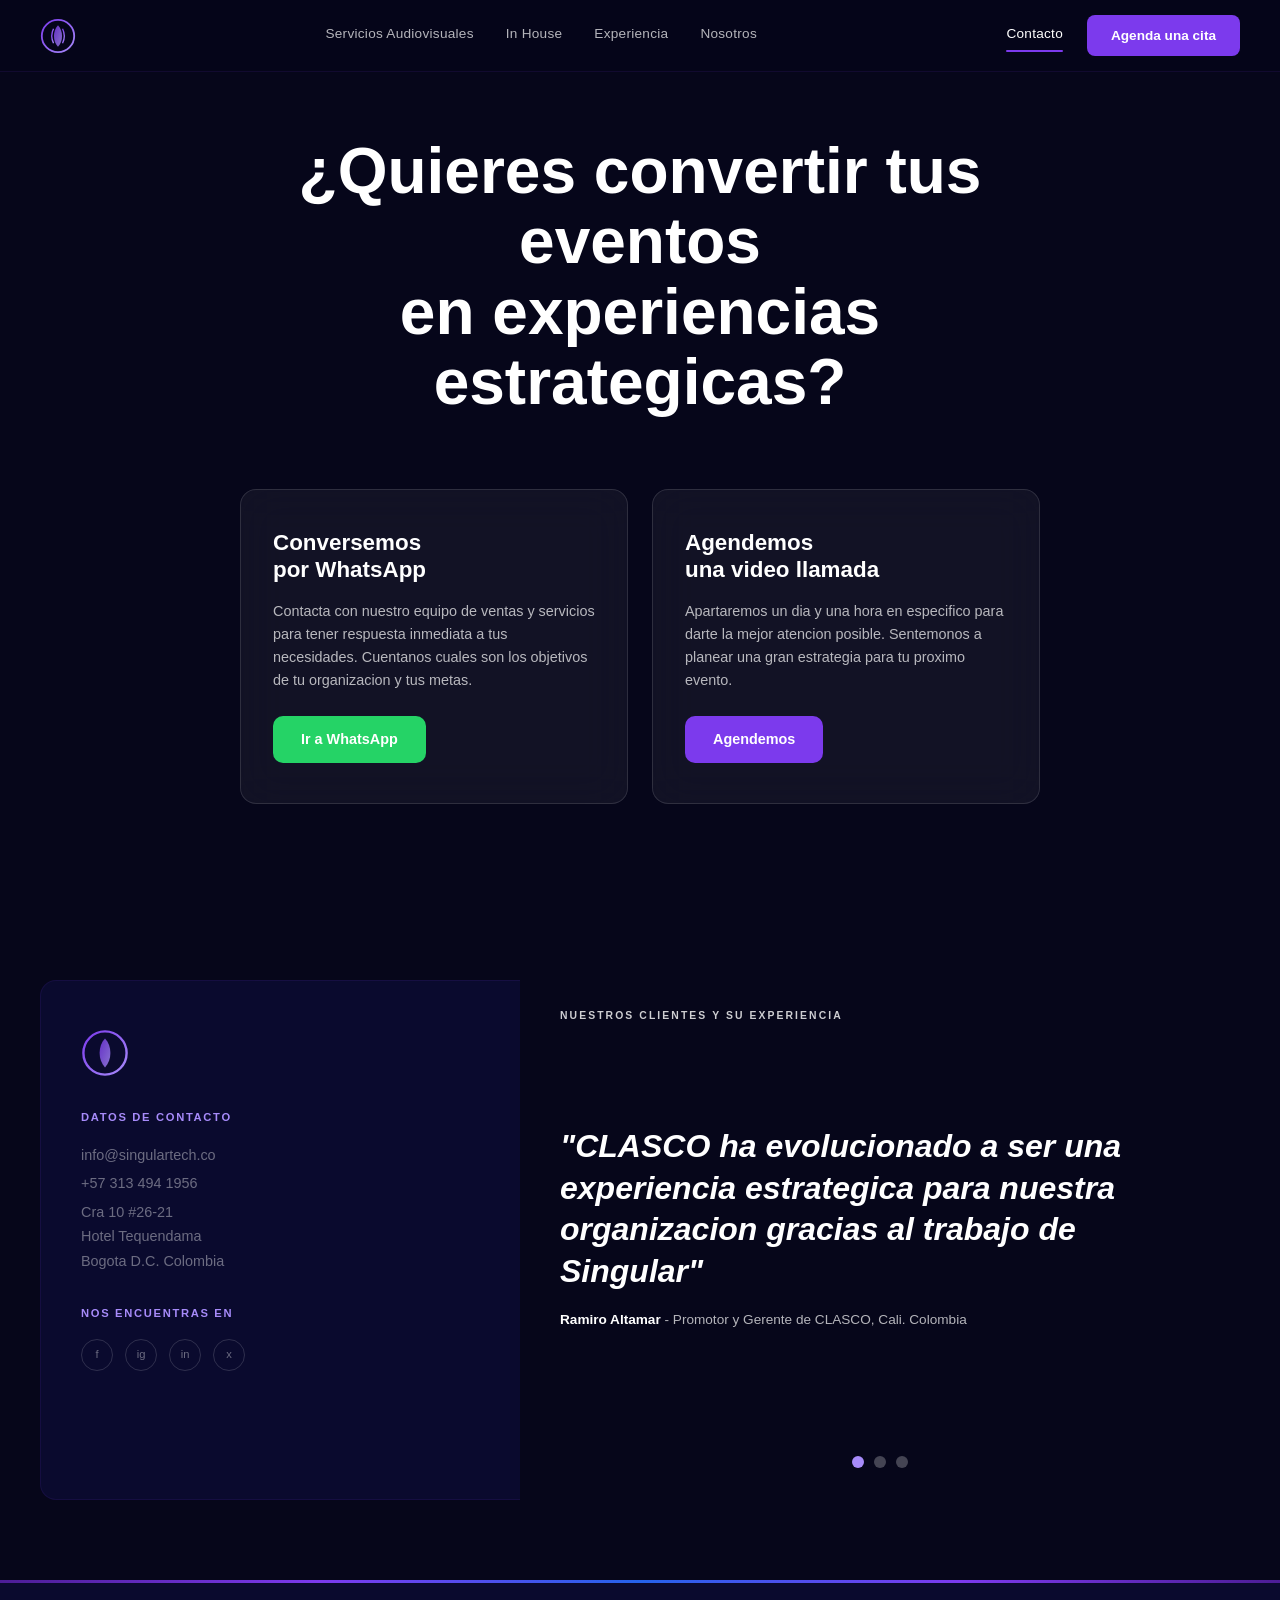
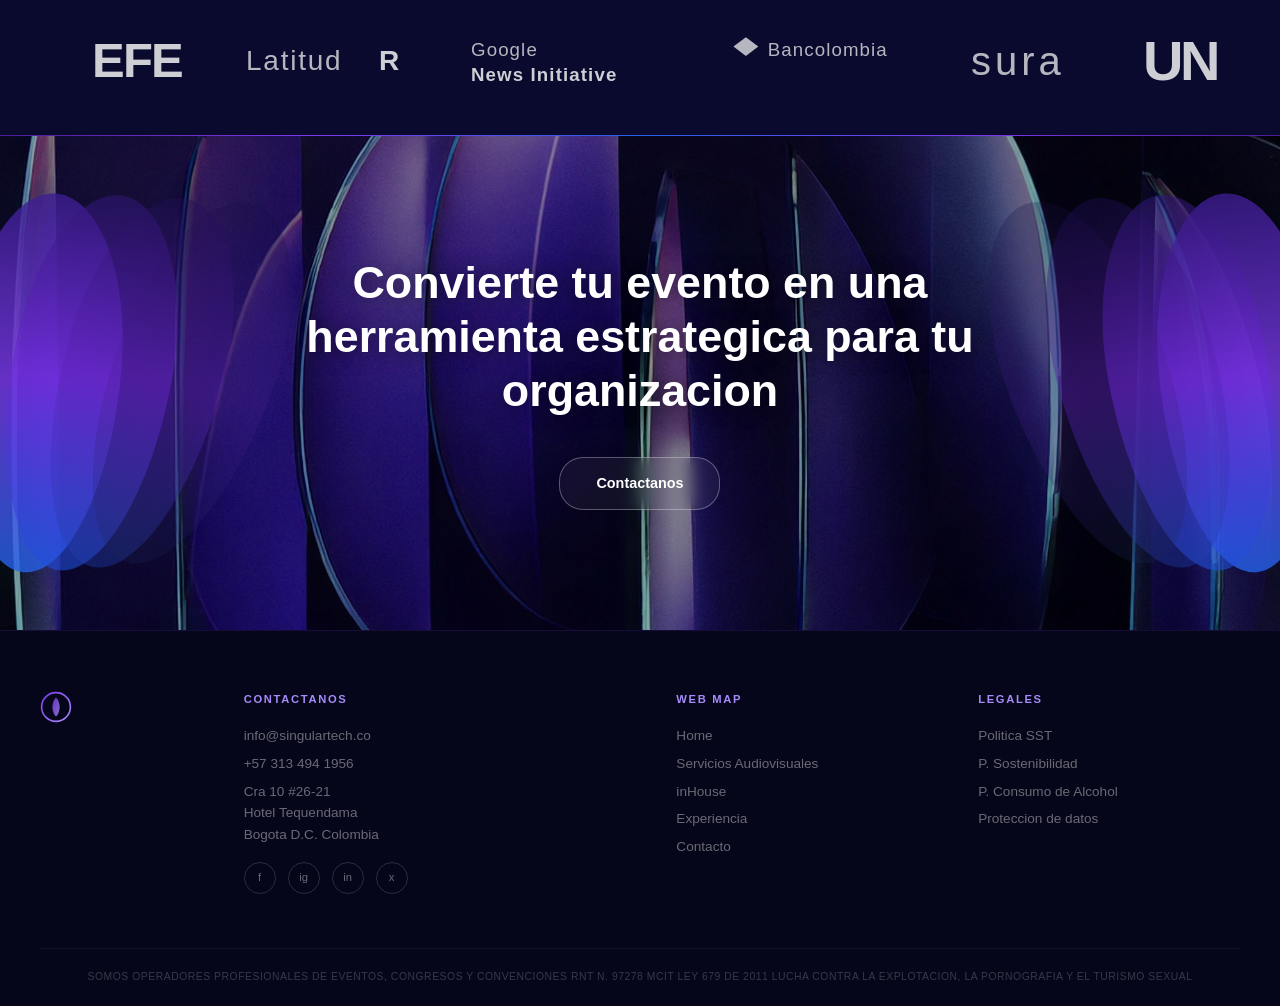
<file: contacto.html>
<!DOCTYPE html>
<html lang="es">
<head>
  <meta charset="UTF-8">
  <meta name="viewport" content="width=device-width, initial-scale=1.0">
  <title>Contacto - Singular</title>
  <link rel="stylesheet" href="styles.css">
  <link rel="preconnect" href="https://fonts.googleapis.com">
  <link rel="preconnect" href="https://fonts.gstatic.com" crossorigin>
  <link href="https://fonts.googleapis.com/css2?family=Inter:wght@300;400;500;600;700;800;900&display=swap" rel="stylesheet">
</head>
<body>

  <!-- NAVBAR -->
  <nav class="navbar">
    <div class="navbar-inner">
      <a href="index.html" class="logo">
        <svg class="logo-icon" viewBox="0 0 40 40" width="36" height="36">
          <circle cx="20" cy="20" r="18" fill="none" stroke="url(#logoGrad)" stroke-width="2"/>
          <path d="M20 8 C14 14, 14 26, 20 32 C26 26, 26 14, 20 8Z" fill="url(#logoGrad)" opacity="0.8"/>
          <path d="M15 12 C12 18, 12 22, 15 28" stroke="url(#logoGrad)" stroke-width="1.5" fill="none"/>
          <path d="M25 12 C28 18, 28 22, 25 28" stroke="url(#logoGrad)" stroke-width="1.5" fill="none"/>
          <defs>
            <linearGradient id="logoGrad" x1="0%" y1="0%" x2="100%" y2="100%">
              <stop offset="0%" stop-color="#7c3aed"/>
              <stop offset="100%" stop-color="#a78bfa"/>
            </linearGradient>
          </defs>
        </svg>
      </a>
      <div class="nav-links">
        <a href="servicios.html">Servicios Audiovisuales</a>
        <a href="inhouse.html">In House</a>
        <a href="index.html#experiencia">Experiencia</a>
        <a href="index.html#nosotros">Nosotros</a>
      </div>
      <div class="nav-right">
        <a href="contacto.html" class="nav-contact-link nav-active">Contacto</a>
        <a href="contacto.html" class="btn-cta-nav">Agenda una cita</a>
      </div>
      <button class="mobile-menu-btn" aria-label="Menu">
        <span></span><span></span><span></span>
      </button>
    </div>
  </nav>

  <!-- HERO CONTACTO -->
  <section class="hero hero-contacto">
    <div class="hero-bg-shapes">
      <div class="shape shape-1"></div>
      <div class="shape shape-2"></div>
      <div class="shape shape-3"></div>
      <div class="shape shape-4"></div>
    </div>
    <div class="hero-content">
      <h1>¿Quieres convertir tus eventos<br>en experiencias estrategicas?</h1>
      <div class="contact-cards">
        <div class="contact-card">
          <h3>Conversemos<br>por WhatsApp</h3>
          <p>Contacta con nuestro equipo de ventas y servicios para tener respuesta inmediata a tus necesidades. Cuentanos cuales son los objetivos de tu organizacion y tus metas.</p>
          <a href="#" class="btn-whatsapp">Ir a WhatsApp</a>
        </div>
        <div class="contact-card">
          <h3>Agendemos<br>una video llamada</h3>
          <p>Apartaremos un dia y una hora en especifico para darte la mejor atencion posible. Sentemonos a planear una gran estrategia para tu proximo evento.</p>
          <a href="#" class="btn-agendar">Agendemos</a>
        </div>
      </div>
    </div>
  </section>

  <!-- DATOS DE CONTACTO + TESTIMONIAL -->
  <section class="contact-detail">
    <div class="contact-detail-grid">
      <div class="contact-detail-info">
        <svg class="logo-icon" viewBox="0 0 40 40" width="48" height="48" style="margin-bottom: 24px;">
          <circle cx="20" cy="20" r="18" fill="none" stroke="url(#cdGrad)" stroke-width="2"/>
          <path d="M20 8 C14 14, 14 26, 20 32 C26 26, 26 14, 20 8Z" fill="url(#cdGrad)" opacity="0.8"/>
          <defs>
            <linearGradient id="cdGrad" x1="0%" y1="0%" x2="100%" y2="100%">
              <stop offset="0%" stop-color="#7c3aed"/>
              <stop offset="100%" stop-color="#a78bfa"/>
            </linearGradient>
          </defs>
        </svg>
        <h4>DATOS DE CONTACTO</h4>
        <p>info@singulartech.co</p>
        <p>+57 313 494 1956</p>
        <p>Cra 10 #26-21<br>Hotel Tequendama<br>Bogota D.C. Colombia</p>
        <h4>NOS ENCUENTRAS EN</h4>
        <div class="social-icons">
          <a href="#" aria-label="Facebook">f</a>
          <a href="#" aria-label="Instagram">ig</a>
          <a href="#" aria-label="LinkedIn">in</a>
          <a href="#" aria-label="X">x</a>
        </div>
      </div>
      <div class="contact-testimonial-quote">
        <span class="testimonial-label">NUESTROS CLIENTES Y SU EXPERIENCIA</span>
        <div class="testimonial-quote-content">
          <blockquote>"CLASCO ha evolucionado a ser una experiencia estrategica para nuestra organizacion gracias al trabajo de Singular"</blockquote>
          <p class="testimonial-author"><strong>Ramiro Altamar</strong> - Promotor y Gerente de CLASCO, Cali. Colombia</p>
        </div>
        <div class="testimonial-dots">
          <span class="dot active"></span>
          <span class="dot"></span>
          <span class="dot"></span>
        </div>
      </div>
    </div>
  </section>

  <!-- LOGOS CLIENTES -->
  <section class="logos-section-full">
    <div class="logos-track">
      <span class="logo-item logo-svg">
        <svg viewBox="0 0 150 40" height="38">
          <circle cx="16" cy="20" r="12" fill="none" stroke="white" stroke-width="1.2" opacity="0.7"/>
          <text x="14" y="24" font-size="10" fill="white" font-weight="700" text-anchor="middle" opacity="0.7">G</text>
          <text x="38" y="15" font-size="7" fill="white" font-weight="600" font-style="italic" opacity="0.7">Fundacion</text>
          <text x="38" y="23" font-size="5.5" fill="white" opacity="0.5" font-style="italic">Taller / Premio /</text>
          <text x="38" y="29" font-size="5.5" fill="white" opacity="0.5" font-style="italic">Festival / Centro /</text>
          <text x="38" y="37" font-size="8" fill="white" font-weight="800" opacity="0.7">Gabo.</text>
        </svg>
      </span>
      <span class="logo-item logo-svg">
        <svg viewBox="0 0 70 32" height="32">
          <text x="0" y="26" font-size="28" fill="white" font-weight="900" letter-spacing="-1" opacity="0.8">EFE</text>
        </svg>
      </span>
      <span class="logo-item logo-svg">
        <svg viewBox="0 0 110 32" height="30">
          <text x="0" y="22" font-size="16" fill="white" font-weight="400" letter-spacing="1" opacity="0.7">Latitud</text>
          <text x="76" y="22" font-size="16" fill="white" font-weight="800" opacity="0.8">R</text>
        </svg>
      </span>
      <span class="logo-item logo-svg">
        <svg viewBox="0 0 140 36" height="34">
          <text x="0" y="16" font-size="12" fill="white" font-weight="500" opacity="0.7">Google</text>
          <text x="0" y="32" font-size="12" fill="white" font-weight="700" opacity="0.8">News Initiative</text>
        </svg>
      </span>
      <span class="logo-item logo-svg">
        <svg viewBox="0 0 140 36" height="32">
          <path d="M8 10 L16 4 L24 10 L16 16Z" fill="white" opacity="0.7"/>
          <text x="30" y="16" font-size="12" fill="white" font-weight="500" opacity="0.7">Bancolombia</text>
        </svg>
      </span>
      <span class="logo-item logo-svg">
        <svg viewBox="0 0 70 28" height="28">
          <text x="0" y="22" font-size="20" fill="white" font-weight="300" letter-spacing="2" opacity="0.7">sura</text>
        </svg>
      </span>
      <span class="logo-item logo-svg">
        <svg viewBox="0 0 50 32" height="36">
          <text x="0" y="28" font-size="32" fill="white" font-weight="800" letter-spacing="-2" opacity="0.8">UN</text>
        </svg>
      </span>
      <span class="logo-item logo-svg">
        <svg viewBox="0 0 120 40" height="36">
          <text x="0" y="15" font-size="6" fill="white" font-weight="600" letter-spacing="2" opacity="0.7">PREMIER</text>
          <text x="0" y="24" font-size="7" fill="white" font-weight="700" letter-spacing="1.5" opacity="0.7">PALACE HOTEL</text>
        </svg>
      </span>
    </div>
  </section>

  <!-- CTA FINAL -->
  <section class="cta-final">
    <div class="cta-petals-left">
      <div class="petal p1"></div>
      <div class="petal p2"></div>
      <div class="petal p3"></div>
      <div class="petal p4"></div>
    </div>
    <div class="cta-petals-right">
      <div class="petal p1"></div>
      <div class="petal p2"></div>
      <div class="petal p3"></div>
      <div class="petal p4"></div>
    </div>
    <div class="cta-final-content">
      <h2>Convierte tu evento en una herramienta estrategica para tu organizacion</h2>
      <a href="#" class="btn-primary-outline">Contactanos</a>
    </div>
  </section>

  <!-- FOOTER -->
  <footer class="footer">
    <div class="footer-inner">
      <div class="footer-col footer-brand">
        <a href="index.html">
          <svg class="logo-icon" viewBox="0 0 40 40" width="32" height="32">
            <circle cx="20" cy="20" r="18" fill="none" stroke="url(#fGrad)" stroke-width="2"/>
            <path d="M20 8 C14 14, 14 26, 20 32 C26 26, 26 14, 20 8Z" fill="url(#fGrad)" opacity="0.8"/>
            <defs>
              <linearGradient id="fGrad" x1="0%" y1="0%" x2="100%" y2="100%">
                <stop offset="0%" stop-color="#7c3aed"/>
                <stop offset="100%" stop-color="#a78bfa"/>
              </linearGradient>
            </defs>
          </svg>
        </a>
      </div>
      <div class="footer-col">
        <h4>CONTACTANOS</h4>
        <p>info@singulartech.co</p>
        <p>+57 313 494 1956</p>
        <p>Cra 10 #26-21<br>Hotel Tequendama<br>Bogota D.C. Colombia</p>
        <div class="social-icons">
          <a href="#" aria-label="Facebook">f</a>
          <a href="#" aria-label="Instagram">ig</a>
          <a href="#" aria-label="LinkedIn">in</a>
          <a href="#" aria-label="X">x</a>
        </div>
      </div>
      <div class="footer-col">
        <h4>WEB MAP</h4>
        <a href="index.html">Home</a>
        <a href="servicios.html">Servicios Audiovisuales</a>
        <a href="inhouse.html">inHouse</a>
        <a href="index.html#experiencia">Experiencia</a>
        <a href="contacto.html">Contacto</a>
      </div>
      <div class="footer-col">
        <h4>LEGALES</h4>
        <a href="#">Politica SST</a>
        <a href="#">P. Sostenibilidad</a>
        <a href="#">P. Consumo de Alcohol</a>
        <a href="#">Proteccion de datos</a>
      </div>
    </div>
    <div class="footer-bottom">
      <p>SOMOS OPERADORES PROFESIONALES DE EVENTOS, CONGRESOS Y CONVENCIONES RNT N. 97278 MCIT LEY 679 DE 2011 LUCHA CONTRA LA EXPLOTACION, LA PORNOGRAFIA Y EL TURISMO SEXUAL</p>
    </div>
  </footer>

  <script>
    const menuBtn = document.querySelector('.mobile-menu-btn');
    const navbar = document.querySelector('.navbar-inner');
    let mobileNav = null;

    menuBtn.addEventListener('click', () => {
      menuBtn.classList.toggle('active');
      if (mobileNav) {
        mobileNav.remove();
        mobileNav = null;
        return;
      }
      mobileNav = document.createElement('div');
      mobileNav.className = 'mobile-nav-open';
      const links = document.querySelectorAll('.nav-links a, .nav-right a');
      links.forEach(link => {
        const a = document.createElement('a');
        a.href = link.href;
        a.textContent = link.textContent;
        a.className = link.className;
        mobileNav.appendChild(a);
      });
      navbar.appendChild(mobileNav);
    });
  </script>
</body>
</html>
</file>
<file: styles.css>
/* ===== RESET & BASE ===== */
*, *::before, *::after {
  margin: 0;
  padding: 0;
  box-sizing: border-box;
}

:root {
  --bg-primary: #06061a;
  --bg-secondary: #0a0a2e;
  --bg-card: #0d0d35;
  --purple-500: #7c3aed;
  --purple-400: #a78bfa;
  --purple-300: #c4b5fd;
  --purple-600: #5b21b6;
  --purple-700: #4c1d95;
  --blue-500: #3b82f6;
  --blue-600: #2563eb;
  --cyan-400: #22d3ee;
  --text-primary: #ffffff;
  --text-secondary: rgba(255, 255, 255, 0.7);
  --text-muted: rgba(255, 255, 255, 0.4);
}

html {
  scroll-behavior: smooth;
}

body {
  font-family: 'Lucida Sans Unicode', 'Lucida Grande', sans-serif;
  background: var(--bg-primary);
  color: var(--text-primary);
  overflow-x: hidden;
  line-height: 1.6;
}

a {
  text-decoration: none;
  color: inherit;
}

ul {
  list-style: none;
}

img {
  max-width: 100%;
}

/* ===== NAVBAR ===== */
.navbar {
  position: fixed;
  top: 0;
  left: 0;
  right: 0;
  z-index: 100;
  padding: 0 40px;
  height: 72px;
  display: flex;
  align-items: center;
  background: rgba(6, 6, 26, 0.85);
  backdrop-filter: blur(20px);
  border-bottom: 1px solid rgba(124, 58, 237, 0.1);
}

.navbar-inner {
  display: flex;
  align-items: center;
  justify-content: space-between;
  width: 100%;
  max-width: 1400px;
  margin: 0 auto;
}

.logo-icon {
  display: block;
}

.nav-links {
  display: flex;
  gap: 32px;
  align-items: center;
}

.nav-links a {
  font-size: 0.85rem;
  font-weight: 400;
  color: var(--text-secondary);
  transition: color 0.3s;
  letter-spacing: 0.02em;
  position: relative;
  padding-bottom: 4px;
}

.nav-links a:hover {
  color: var(--text-primary);
}

.nav-links a:hover::after {
  content: '';
  position: absolute;
  bottom: 0;
  left: 0;
  right: 0;
  height: 2px;
  background: var(--purple-500);
}

.nav-contact-link {
  position: relative;
  padding-bottom: 4px;
}

.nav-contact-link:hover::after {
  content: '';
  position: absolute;
  bottom: 0;
  left: 0;
  right: 0;
  height: 2px;
  background: var(--purple-500);
}

.nav-right {
  display: flex;
  align-items: center;
  gap: 24px;
}

.nav-contact-link {
  font-size: 0.85rem;
  font-weight: 400;
  color: var(--text-secondary);
  transition: color 0.3s;
  letter-spacing: 0.02em;
}

.nav-contact-link:hover {
  color: var(--text-primary);
}

.btn-cta-nav {
  background: var(--purple-500);
  color: white;
  padding: 10px 24px;
  border-radius: 8px;
  font-size: 0.85rem;
  font-weight: 600;
  transition: background 0.3s, transform 0.2s;
}

.btn-cta-nav:hover {
  background: var(--purple-600);
  transform: translateY(-1px);
}

.mobile-menu-btn {
  display: none;
  background: none;
  border: none;
  cursor: pointer;
  flex-direction: column;
  gap: 5px;
}

.mobile-menu-btn span {
  display: block;
  width: 24px;
  height: 2px;
  background: white;
  border-radius: 2px;
  transition: transform 0.3s, opacity 0.3s;
}

.mobile-menu-btn.active span:nth-child(1) {
  transform: rotate(45deg) translate(5px, 5px);
}

.mobile-menu-btn.active span:nth-child(2) {
  opacity: 0;
}

.mobile-menu-btn.active span:nth-child(3) {
  transform: rotate(-45deg) translate(5px, -5px);
}

.mobile-nav-open {
  position: absolute;
  top: 72px;
  left: 0;
  right: 0;
  background: rgba(6, 6, 26, 0.97);
  backdrop-filter: blur(20px);
  padding: 24px 20px;
  display: flex;
  flex-direction: column;
  gap: 16px;
  z-index: 100;
  border-bottom: 1px solid rgba(124, 58, 237, 0.2);
}

.mobile-nav-open a {
  color: var(--text-primary);
  text-decoration: none;
  font-size: 1rem;
  padding: 8px 0;
}

.mobile-nav-open .btn-cta-nav {
  margin-top: 8px;
  text-align: center;
}

/* ===== BUTTONS ===== */
.btn-primary {
  display: inline-block;
  background: var(--purple-500);
  color: white;
  padding: 14px 32px;
  border-radius: 10px;
  font-size: 0.9rem;
  font-weight: 600;
  transition: all 0.3s;
  border: none;
  cursor: pointer;
}

.btn-primary:hover {
  background: var(--purple-600);
  transform: translateY(-2px);
  box-shadow: 0 8px 30px rgba(124, 58, 237, 0.4);
}

.btn-secondary {
  display: inline-block;
  color: var(--text-secondary);
  padding: 14px 32px;
  font-size: 0.9rem;
  font-weight: 500;
  border: 1px solid rgba(255, 255, 255, 0.15);
  border-radius: 10px;
  transition: all 0.3s;
}

.btn-secondary:hover {
  border-color: rgba(255, 255, 255, 0.4);
  color: white;
}

.btn-outline {
  display: inline-block;
  color: var(--purple-400);
  padding: 12px 28px;
  font-size: 0.85rem;
  font-weight: 600;
  border: 1px solid var(--purple-500);
  border-radius: 10px;
  transition: all 0.3s;
}

.btn-outline:hover {
  background: var(--purple-500);
  color: white;
}

/* ===== SECTION LABEL ===== */
.section-label {
  font-size: 0.7rem;
  font-weight: 600;
  letter-spacing: 0.2em;
  color: var(--purple-400);
  margin-bottom: 16px;
  text-transform: uppercase;
}

/* ===== HERO ===== */
.hero {
  position: relative;
  min-height: 100vh;
  display: flex;
  align-items: center;
  padding: 120px 40px 80px;
  overflow: hidden;
  background: var(--bg-primary);
}

.hero > * {
  position: relative;
  z-index: 1;
}

.hero-image {
  position: absolute;
  top: 0;
  right: 0;
  width: 55%;
  height: 100%;
  z-index: 0;
  overflow: hidden;
}

.hero-image img {
  width: 100%;
  height: 100%;
  object-fit: cover;
  object-position: center;
}

.hero-image::after {
  content: '';
  position: absolute;
  inset: 0;
  background: linear-gradient(90deg, var(--bg-primary) 0%, rgba(6, 6, 26, 0.6) 40%, transparent 70%);
}

.hero-content {
  position: relative;
  max-width: 1400px;
  margin: 0 auto;
  width: 100%;
  z-index: 2;
}

.hero-label {
  font-size: 0.7rem;
  font-weight: 600;
  letter-spacing: 0.25em;
  color: var(--purple-400);
  margin-bottom: 24px;
}

.hero h1 {
  font-size: clamp(2.5rem, 5vw, 4.2rem);
  font-weight: 800;
  line-height: 1.1;
  margin-bottom: 24px;
  max-width: 650px;
}

.hero-sub {
  font-size: 1rem;
  color: var(--text-secondary);
  max-width: 520px;
  line-height: 1.7;
  margin-bottom: 40px;
}

.hero-buttons {
  display: flex;
  gap: 16px;
  flex-wrap: wrap;
}

/* ===== TRANSFORM SECTION ===== */
.transform-section {
  padding: 100px 40px;
  background: url('img/transform-bg.png') center/cover no-repeat;
  border-top: 1px solid rgba(124, 58, 237, 0.1);
  border-bottom: 1px solid rgba(124, 58, 237, 0.1);
}

.transform-inner {
  max-width: 1400px;
  margin: 0 auto;
  display: flex;
  align-items: center;
  justify-content: center;
  gap: 140px;
}

.transform-icon svg {
  display: block;
  flex-shrink: 0;
}

.transform-text h2 {
  font-size: clamp(1.4rem, 2.5vw, 2rem);
  font-weight: 700;
  line-height: 1.4;
  color: var(--text-primary);
  max-width: 700px;
}

.transform-text .section-label {
  margin-bottom: 20px;
}

/* ===== TRASCIENDEN ===== */
.trascienden {
  position: relative;
  padding: 180px 40px;
  min-height: 85vh;
  display: flex;
  align-items: center;
  overflow: hidden;
}

.trascienden-bg {
  position: absolute;
  inset: 0;
  background: url('img/trascienden-bg.jpeg') center/cover no-repeat;
}

.trascienden-bg .gradient-overlay {
  position: absolute;
  inset: 0;
  background:
    linear-gradient(180deg, var(--bg-primary) 0%, transparent 30%, transparent 70%, var(--bg-primary) 100%);
}

.trascienden-content {
  position: relative;
  max-width: 1400px;
  margin: 0 auto;
  width: 100%;
}

.trascienden h2 {
  font-size: clamp(2rem, 4vw, 3.2rem);
  font-weight: 800;
  line-height: 1.15;
  margin-bottom: 20px;
  max-width: 750px;
}

.trascienden p {
  font-size: 1rem;
  color: var(--text-secondary);
  max-width: 500px;
  line-height: 1.7;
}

/* ===== LOGOS ===== */
.logos-section {
  padding: 100px 80px;
  background: url('img/logos-bg.png') center/cover no-repeat;
  border-top: none;
  border-bottom: none;
  overflow: hidden;
  min-height: 240px;
  display: flex;
  align-items: center;
  justify-content: center;
}

.logos-track {
  display: flex;
  align-items: center;
  justify-content: center;
  gap: 32px;
  max-width: 100%;
  margin: 0 auto;
  flex-wrap: nowrap;
  overflow: hidden;
}

.logo-item {
  font-size: 0.9rem;
  font-weight: 600;
  color: var(--text-muted);
  white-space: nowrap;
  letter-spacing: 0.05em;
  opacity: 1;
  transition: opacity 0.3s;
  display: flex;
  align-items: center;
}

.logo-item:hover {
  opacity: 1;
}

.logo-item.logo-svg svg {
  height: 56px;
  width: auto;
  display: block;
}

/* ===== AMPLIFICADORES ===== */
.amplificadores {
  padding: 100px 40px;
  max-width: 1480px;
  margin: 0 auto;
}

.amplificadores-content {
  margin-bottom: 48px;
}

.amplificadores h2 {
  font-size: clamp(1.8rem, 3.5vw, 2.8rem);
  font-weight: 800;
  line-height: 1.02;
}

.amplificadores-grid {
  display: grid;
  grid-template-columns: 1fr 1fr 1fr;
  gap: 20px;
  min-height: 320px;
}

.amplificadores-carousel {
  display: grid;
  grid-template-columns: 1fr 1fr 1fr 0.7fr;
  gap: 16px;
  min-height: 380px;
  margin-right: -40px;
  overflow: hidden;
}

.amp-card {
  border-radius: 16px;
  overflow: hidden;
  position: relative;
  min-height: 280px;
}

.amp-img-1 {
  background: url('https://images.unsplash.com/photo-1540575467063-178a50c2df87?w=800&q=80') center/cover no-repeat;
}

.amp-img-2 {
  background: url('https://images.unsplash.com/photo-1505373877841-8d25f7d46678?w=800&q=80') center/cover no-repeat;
}

.amp-img-3 {
  background: url('https://images.unsplash.com/photo-1492684223066-81342ee5ff30?w=800&q=80') center/cover no-repeat;
}

.amp-card-overlay {
  position: absolute;
  inset: 0;
  background: linear-gradient(180deg, transparent 60%, rgba(6, 6, 26, 0.4) 100%);
}

.amplificadores-carousel .amp-card {
  border-radius: 12px;
}

.amplificadores-carousel .amp-card-overlay {
  background: none;
}

.amp-featured {
  background: url('https://images.unsplash.com/photo-1531058020387-3be344556be6?w=800&q=80') center/cover no-repeat;
  border: 1px solid rgba(124, 58, 237, 0.2);
  display: flex;
  align-items: flex-end;
  padding: 24px;
}

.amp-featured-inner {
  width: 100%;
}

.amp-tag {
  font-size: 1.8rem;
  font-weight: 800;
  letter-spacing: 0.1em;
  display: block;
  margin-bottom: 16px;
}

.amp-stats-row {
  display: flex;
  gap: 24px;
}

.amp-stat-mini {
  display: flex;
  flex-direction: column;
}

.amp-stat-date,
.amp-stat-place {
  font-size: 0.8rem;
  color: var(--text-muted);
}

.amp-stat-num {
  font-size: 1.6rem;
  font-weight: 800;
  color: var(--purple-400);
}

.amp-stat-label {
  font-size: 0.75rem;
  color: var(--text-muted);
}

/* ===== EXPERTICIA ===== */
.experticia {
  padding: 0;
  max-width: 100%;
  margin: 0 auto;
  display: grid;
  grid-template-columns: 1.2fr 0.8fr;
  gap: 0;
  align-items: center;
  min-height: 550px;
  overflow: hidden;
  background: url('img/experticia-bg.png') center/cover no-repeat;
}

.experticia-content {
  padding: 80px 40px 80px calc((100vw - 1400px) / 2 + 40px);
}

.experticia h2 {
  font-size: clamp(1.8rem, 3vw, 2.6rem);
  font-weight: 800;
  line-height: 1.2;
  margin-bottom: 32px;
}

.experticia-visual {
  position: relative;
  overflow: hidden;
  height: 100%;
  min-height: 550px;
}

.experticia-visual img {
  width: 100%;
  height: 100%;
  position: absolute;
  inset: 0;
  object-fit: cover;
}

.shape-cluster {
  position: relative;
  width: 100%;
  height: 100%;
}

.shape-ball {
  position: absolute;
  border-radius: 50%;
}

.shape-ball.s1 {
  width: 400px;
  height: 400px;
  top: 10%;
  right: -10%;
  background: linear-gradient(135deg, #4c1d95, #7c3aed, #3b82f6);
  border-radius: 50%;
  box-shadow: inset -30px -30px 60px rgba(0,0,0,0.4), inset 20px 20px 40px rgba(167, 139, 250, 0.3);
}

.shape-ball.s2 {
  width: 340px;
  height: 340px;
  top: 5%;
  right: 15%;
  background: linear-gradient(135deg, #5b21b6, #a78bfa, #2563eb);
  border-radius: 50%;
  box-shadow: inset -20px -20px 50px rgba(0,0,0,0.4), inset 15px 15px 30px rgba(196, 181, 253, 0.3);
}

.shape-ball.s3 {
  width: 280px;
  height: 280px;
  top: 20%;
  right: 35%;
  background: linear-gradient(135deg, #6d28d9, #c4b5fd, #1d4ed8);
  border-radius: 50%;
  box-shadow: inset -15px -15px 40px rgba(0,0,0,0.4), inset 10px 10px 25px rgba(196, 181, 253, 0.4);
}

/* ===== ADAPTA ===== */
.adapta {
  padding: 100px 40px;
  max-width: 1480px;
  margin: 0 auto;
  display: grid;
  grid-template-columns: 1.2fr 0.8fr;
  gap: 80px;
  align-items: center;
}

.adapta h2 {
  font-size: clamp(1.8rem, 3vw, 2.6rem);
  font-weight: 800;
  line-height: 1.15;
  margin-bottom: 20px;
}

.adapta-left p:not(.section-label) {
  color: var(--text-secondary);
  margin-bottom: 32px;
  line-height: 1.7;
}

.adapta-right {
  display: flex;
  flex-direction: column;
  gap: 40px;
}

.stat-block {
  display: flex;
  flex-direction: column;
  text-align: right;
}

.stat-number {
  font-size: 3.5rem;
  font-weight: 900;
  line-height: 1;
  color: var(--purple-500);
}

.stat-text {
  font-size: 0.85rem;
  color: var(--text-muted);
  margin-top: 4px;
  letter-spacing: 0.05em;
}

/* ===== CONQUISTA ===== */
.conquista {
  padding: 120px calc((100vw - 1400px) / 2 + 40px);
  max-width: 100%;
  background: url('img/conquista-bg.jpeg') center right/cover no-repeat;
  min-height: 500px;
  display: flex;
  align-items: center;
}

.conquista-visual {
  position: relative;
  height: 450px;
}

.conquista-shapes {
  position: relative;
  width: 100%;
  height: 100%;
}

.cshape {
  position: absolute;
  border-radius: 50% 50% 50% 50% / 60% 60% 40% 40%;
}

.cshape.c1 {
  width: 280px;
  height: 380px;
  background: linear-gradient(180deg, #2d1b69, #7c3aed, #2563eb);
  top: 0;
  left: 50%;
  transform: translateX(-50%);
  opacity: 0.7;
}

.cshape.c2 {
  width: 240px;
  height: 340px;
  background: linear-gradient(180deg, #1e1555, #6d28d9, #1d4ed8);
  top: 30px;
  left: 45%;
  transform: translateX(-50%) rotate(-10deg);
  opacity: 0.5;
}

.cshape.c3 {
  width: 200px;
  height: 300px;
  background: linear-gradient(180deg, #150e3d, #5b21b6, #1e40af);
  top: 60px;
  left: 40%;
  transform: translateX(-50%) rotate(-20deg);
  opacity: 0.35;
}

.conquista h2 {
  font-size: clamp(1.8rem, 3vw, 2.6rem);
  font-weight: 800;
  line-height: 1.15;
  margin-bottom: 24px;
}

.conquista-sub {
  font-size: 1.1rem;
  color: var(--purple-400);
  font-weight: 600;
  margin-bottom: 16px;
}

.conquista p {
  color: var(--text-secondary);
  line-height: 1.7;
  margin-bottom: 16px;
}

.conquista-define {
  margin-bottom: 32px !important;
}

.conquista-define strong {
  color: var(--text-primary);
}

/* ===== SERVICIOS AUDIOVISUALES ===== */
.servicios-av {
  display: grid;
  grid-template-columns: 1fr 1fr;
  min-height: 600px;
  overflow: hidden;
}

.servicios-av-img {
  position: relative;
  overflow: hidden;
}

.servicios-av-img img {
  width: 100%;
  height: 100%;
  object-fit: cover;
}

.servicios-av-content {
  padding: 80px 60px 80px 160px;
  display: flex;
  flex-direction: column;
  justify-content: center;
  background: var(--bg-primary);
}

.servicios-av h2 {
  font-size: clamp(1.8rem, 3vw, 2.4rem);
  font-weight: 800;
  line-height: 1.1;
  margin-bottom: 24px;
}

.servicios-list {
  margin-bottom: 40px;
}

.servicios-list li {
  padding: 4px 0;
  color: var(--text-secondary);
  font-size: 0.9rem;
  border-bottom: none;
  padding-left: 20px;
  position: relative;
}

.servicios-list li::before {
  content: '•';
  position: absolute;
  left: 0;
  color: var(--purple-400);
}

/* ===== SERVICIOS INHOUSE ===== */
.servicios-inhouse {
  display: grid;
  grid-template-columns: 1fr 1fr;
  min-height: 600px;
  overflow: hidden;
}

.servicios-inhouse-content {
  padding: 80px 160px 80px calc((100vw - 1400px) / 2 + 40px);
  display: flex;
  flex-direction: column;
  justify-content: center;
  background: var(--bg-primary);
}

.servicios-inhouse-img {
  position: relative;
  overflow: hidden;
}

.servicios-inhouse-img img {
  width: 100%;
  height: 100%;
  object-fit: cover;
}

.servicios-inhouse h2 {
  font-size: clamp(2rem, 3.5vw, 3rem);
  font-weight: 800;
  line-height: 1.15;
  margin-bottom: 32px;
}

.inhouse-img-placeholder {
  width: 100%;
  height: 400px;
  border-radius: 16px;
  background: url('https://images.unsplash.com/photo-1598488035139-bdbb2231ce04?w=900&q=80') center/cover no-repeat;
  position: relative;
  overflow: hidden;
}

.inhouse-img-placeholder::after {
  content: '';
  position: absolute;
  inset: 0;
  background: linear-gradient(135deg, rgba(6, 6, 26, 0.3) 0%, rgba(124, 58, 237, 0.1) 100%);
  border-radius: 16px;
}

/* ===== TESTIMONIOS ===== */
.testimonios {
  padding: 100px 40px;
  max-width: 1480px;
  margin: 0 auto;
}

.testimonios h2 {
  font-size: clamp(2rem, 3.5vw, 3rem);
  font-weight: 800;
  line-height: 1.15;
  margin-bottom: 48px;
}

/* Google Reviews Header Bar */
.google-header-bar {
  display: flex;
  align-items: center;
  justify-content: space-between;
  padding: 20px 28px;
  background: var(--bg-card);
  border-radius: 12px;
  border: 1px solid rgba(255, 255, 255, 0.08);
  margin-bottom: 20px;
}

.google-header-left {
  display: flex;
  align-items: center;
  gap: 12px;
}

.google-reviews-text {
  font-size: 1rem;
  color: var(--text-primary);
}

.google-rating {
  display: flex;
  align-items: center;
  gap: 6px;
}

.rating-num {
  font-size: 0.95rem;
  font-weight: 700;
}

.stars-gold {
  color: #fbbf24;
  font-size: 0.9rem;
}

.rating-count {
  font-size: 0.8rem;
  color: var(--text-muted);
}

.btn-review-google {
  padding: 10px 20px;
  background: #4285f4;
  color: white;
  border-radius: 20px;
  font-size: 0.8rem;
  font-weight: 600;
  text-decoration: none;
  transition: opacity 0.3s;
}

.btn-review-google:hover {
  opacity: 0.85;
}

/* Review Cards Grid */
.reviews-grid {
  display: grid;
  grid-template-columns: repeat(5, 1fr);
  gap: 16px;
}

.review-card-google {
  background: var(--bg-card);
  border: 1px solid rgba(255, 255, 255, 0.08);
  border-radius: 12px;
  padding: 20px;
  transition: border-color 0.3s;
}

.review-card-google:hover {
  border-color: rgba(255, 255, 255, 0.15);
}

.review-card-header {
  display: flex;
  align-items: center;
  gap: 10px;
  margin-bottom: 10px;
}

.review-avatar-google {
  width: 36px;
  height: 36px;
  border-radius: 50%;
  display: flex;
  align-items: center;
  justify-content: center;
  font-size: 0.85rem;
  font-weight: 700;
  color: white;
  flex-shrink: 0;
}

.review-avatar-img {
  width: 36px;
  height: 36px;
  border-radius: 50%;
  object-fit: cover;
  flex-shrink: 0;
}

.review-meta strong {
  font-size: 0.8rem;
  display: block;
  line-height: 1.3;
}

.review-meta .verified {
  color: #4285f4;
  font-size: 0.7rem;
}

.review-date {
  font-size: 0.7rem;
  color: var(--text-muted);
  display: flex;
  align-items: center;
  gap: 4px;
}

.g-icon {
  display: inline-flex;
  align-items: center;
  justify-content: center;
  width: 14px;
  height: 14px;
  background: #4285f4;
  color: white;
  border-radius: 50%;
  font-size: 0.5rem;
  font-weight: 800;
}

.stars-gold-sm {
  color: #fbbf24;
  font-size: 0.75rem;
  margin-bottom: 8px;
}

.review-card-google p {
  font-size: 0.8rem;
  color: var(--text-secondary);
  line-height: 1.5;
  margin-bottom: 6px;
}

.review-read-more {
  font-size: 0.75rem;
  color: #4285f4;
  text-decoration: none;
}

.review-read-more:hover {
  text-decoration: underline;
}

/* legacy keep for compatibility */
.review-content p {
  font-size: 0.8rem;
  color: var(--text-secondary);
  line-height: 1.5;
}

/* ===== TESTIMONIAL CLASCO ===== */
.testimonial-clasco {
  padding: 0 40px;
  max-width: 1480px;
  margin: 0 auto 0;
}

.testimonial-clasco-grid {
  display: grid;
  grid-template-columns: 0.4fr 0.6fr;
  gap: 0;
  min-height: 480px;
}

.testimonial-clasco-info {
  background: var(--bg-secondary);
  padding: 48px 40px;
  border: 1px solid rgba(124, 58, 237, 0.1);
  border-right: none;
  border-radius: 16px 0 0 16px;
}

.testimonial-clasco-info h4 {
  font-size: 0.7rem;
  font-weight: 700;
  letter-spacing: 0.15em;
  color: var(--purple-400);
  margin-top: 32px;
  margin-bottom: 16px;
}

.testimonial-clasco-info h4.mt-24 {
  margin-top: 32px;
}

.testimonial-clasco-info p {
  font-size: 0.85rem;
  color: var(--text-muted);
  line-height: 1.6;
  margin-bottom: 4px;
}

.testimonial-clasco-quote {
  position: relative;
  border-radius: 0 16px 16px 0;
  overflow: hidden;
  background: url('https://images.unsplash.com/photo-1514525253161-7a46d19cd819?w=1200&q=80') top center/cover no-repeat;
  display: flex;
  flex-direction: column;
  justify-content: space-between;
  padding: 0;
  min-height: 520px;
}

.testimonial-clasco-quote::before {
  content: '';
  position: absolute;
  inset: 0;
  background: linear-gradient(180deg, rgba(6, 6, 26, 0.15) 0%, rgba(6, 6, 26, 0.4) 40%, rgba(6, 6, 26, 0.9) 75%, rgba(6, 6, 26, 0.95) 100%);
  z-index: 1;
}

.testimonial-label {
  position: relative;
  z-index: 2;
  font-size: 0.65rem;
  font-weight: 600;
  letter-spacing: 0.2em;
  color: rgba(255, 255, 255, 0.8);
  padding: 28px 40px 0;
  text-transform: uppercase;
}

.testimonial-quote-content {
  position: relative;
  z-index: 2;
  padding: 0 40px;
}

.testimonial-quote-content blockquote {
  font-size: clamp(1.4rem, 2.8vw, 2rem);
  font-weight: 700;
  line-height: 1.3;
  margin-bottom: 16px;
  color: var(--text-primary);
  font-style: italic;
}

.testimonial-author {
  font-size: 0.85rem;
  color: var(--text-secondary);
}

.testimonial-author strong {
  color: var(--text-primary);
  font-style: normal;
}

.testimonial-dots {
  position: relative;
  z-index: 2;
  display: flex;
  gap: 10px;
  justify-content: center;
  padding: 24px 40px 32px;
}

.dot {
  width: 12px;
  height: 12px;
  border-radius: 50%;
  background: rgba(255, 255, 255, 0.25);
  cursor: pointer;
  transition: background 0.3s;
}

.dot.active {
  background: var(--purple-400);
}

/* ===== LOGOS FULL (before CTA) ===== */
.logos-section-full {
  padding: 48px 40px;
  background: var(--bg-secondary);
  border-top: 3px solid transparent;
  border-image: linear-gradient(90deg, var(--purple-700), var(--purple-500), var(--blue-600), var(--purple-500), var(--purple-700)) 1;
  border-bottom: 1px solid rgba(124, 58, 237, 0.1);
}

/* ===== CTA FINAL ===== */
.cta-final {
  position: relative;
  padding: 120px 40px;
  text-align: center;
  overflow: hidden;
  background: url('img/cta-bg.jpeg') center/cover no-repeat;
}

.cta-final::before {
  content: '';
  position: absolute;
  inset: 0;
  background: rgba(0, 0, 0, 0.35);
  z-index: 0;
}

.cta-petals-left,
.cta-petals-right {
  position: absolute;
  top: 50%;
  transform: translateY(-50%);
  width: 320px;
  height: 100%;
  pointer-events: none;
}

.cta-petals-left {
  left: -40px;
}

.cta-petals-right {
  right: -40px;
}

.petal {
  position: absolute;
  width: 160px;
  height: 380px;
  border-radius: 50% 50% 50% 50% / 45% 45% 55% 55%;
  top: 50%;
  transform: translateY(-50%);
}

.cta-petals-left .petal.p1 {
  background: linear-gradient(180deg, #3b1d8f, #7c3aed, #2563eb);
  left: 0;
  transform: translateY(-50%) rotate(5deg);
  opacity: 0.8;
}

.cta-petals-left .petal.p2 {
  background: linear-gradient(180deg, #2d1570, #6d28d9, #1d4ed8);
  left: 50px;
  transform: translateY(-50%) rotate(10deg);
  opacity: 0.6;
}

.cta-petals-left .petal.p3 {
  background: linear-gradient(180deg, #1e0f55, #5b21b6, #1e40af);
  left: 100px;
  transform: translateY(-50%) rotate(15deg);
  opacity: 0.4;
}

.cta-petals-left .petal.p4 {
  background: linear-gradient(180deg, #150a3d, #4c1d95, #172554);
  left: 150px;
  transform: translateY(-50%) rotate(20deg);
  opacity: 0.25;
}

.cta-petals-right .petal.p1 {
  background: linear-gradient(180deg, #3b1d8f, #7c3aed, #2563eb);
  right: 0;
  transform: translateY(-50%) rotate(-5deg);
  opacity: 0.8;
}

.cta-petals-right .petal.p2 {
  background: linear-gradient(180deg, #2d1570, #6d28d9, #1d4ed8);
  right: 50px;
  transform: translateY(-50%) rotate(-10deg);
  opacity: 0.6;
}

.cta-petals-right .petal.p3 {
  background: linear-gradient(180deg, #1e0f55, #5b21b6, #1e40af);
  right: 100px;
  transform: translateY(-50%) rotate(-15deg);
  opacity: 0.4;
}

.cta-petals-right .petal.p4 {
  background: linear-gradient(180deg, #150a3d, #4c1d95, #172554);
  right: 150px;
  transform: translateY(-50%) rotate(-20deg);
  opacity: 0.25;
}

.cta-final-content {
  position: relative;
  z-index: 1;
}

.cta-final h2 {
  font-size: clamp(1.8rem, 3.5vw, 2.8rem);
  font-weight: 800;
  line-height: 1.2;
  margin-bottom: 40px;
  max-width: 700px;
  margin-left: auto;
  text-shadow: 0 2px 20px rgba(0, 0, 0, 0.5);
  margin-right: auto;
}

.btn-primary-outline {
  display: inline-block;
  color: white;
  padding: 14px 36px;
  font-size: 0.9rem;
  font-weight: 600;
  border: 1px solid rgba(255, 255, 255, 0.3);
  border-radius: 24px;
  transition: all 0.3s;
  background: rgba(255, 255, 255, 0.05);
  backdrop-filter: blur(8px);
}

.btn-primary-outline:hover {
  border-color: var(--purple-400);
  background: rgba(124, 58, 237, 0.2);
}

/* ===== FOOTER ===== */
.footer {
  border-top: 1px solid rgba(124, 58, 237, 0.15);
  padding: 60px 40px 0;
}

.footer-inner {
  max-width: 1400px;
  margin: 0 auto;
  display: grid;
  grid-template-columns: 0.5fr 1.2fr 0.8fr 0.8fr;
  gap: 40px;
  padding-bottom: 48px;
}

.footer-col h4 {
  font-size: 0.7rem;
  font-weight: 700;
  letter-spacing: 0.15em;
  color: var(--purple-400);
  margin-bottom: 16px;
}

.footer-col p,
.footer-col a {
  display: block;
  font-size: 0.85rem;
  color: var(--text-muted);
  margin-bottom: 6px;
  line-height: 1.6;
  transition: color 0.3s;
}

.footer-col a:hover {
  color: var(--text-primary);
}

.social-icons {
  display: flex;
  gap: 12px;
  margin-top: 16px;
}

.social-icons a {
  width: 32px;
  height: 32px;
  border-radius: 50%;
  border: 1px solid rgba(255, 255, 255, 0.15);
  display: flex;
  align-items: center;
  justify-content: center;
  font-size: 0.7rem;
  color: var(--text-muted);
  transition: all 0.3s;
}

.social-icons a:hover {
  border-color: var(--purple-400);
  color: var(--purple-400);
}

.footer-bottom {
  border-top: 1px solid rgba(255, 255, 255, 0.05);
  padding: 20px 0;
  max-width: 1400px;
  margin: 0 auto;
}

.footer-bottom p {
  font-size: 0.65rem;
  color: var(--text-muted);
  text-align: center;
  letter-spacing: 0.05em;
  opacity: 0.5;
}

/* ===== NAV ACTIVE ===== */
.nav-active {
  color: var(--text-primary) !important;
  position: relative;
}

.nav-active::after {
  content: '';
  position: absolute;
  bottom: -4px;
  left: 0;
  right: 0;
  height: 2px;
  background: var(--purple-500);
  border-radius: 1px;
}

/* ===== SERVICIOS PAGE ===== */
.hero-servicios {
  background: url('https://images.unsplash.com/photo-1492684223066-81342ee5ff30?w=1920&q=80') center/cover no-repeat;
}

/* Feature sections (alternating image/text) */
.serv-feature {
  padding: 0;
  overflow: hidden;
}

.serv-feature-inner {
  display: grid;
  grid-template-columns: 1fr 1fr;
  max-width: 1400px;
  margin: 0 auto;
  min-height: 480px;
}

.serv-feature-inner.reverse {
  direction: rtl;
}

.serv-feature-inner.reverse > * {
  direction: ltr;
}

.serv-feature-img {
  position: relative;
  overflow: hidden;
}

.serv-feature-img img {
  width: 100%;
  height: 100%;
  object-fit: cover;
  display: block;
}

.serv-feature-content {
  padding: 60px 60px;
  display: flex;
  flex-direction: column;
  justify-content: center;
}

.serv-feature-content h2 {
  font-size: clamp(1.6rem, 3vw, 2.4rem);
  font-weight: 800;
  line-height: 1.15;
  margin-bottom: 20px;
}

.serv-feature-content h3 {
  font-size: 1rem;
  font-weight: 700;
  color: var(--purple-300);
  margin-bottom: 12px;
  margin-top: 16px;
}

.serv-feature-content p {
  color: var(--text-secondary);
  line-height: 1.7;
  margin-bottom: 8px;
}

.serv-feature-content .btn-outline {
  margin-top: 24px;
  align-self: flex-start;
}

/* Serv banner (experticia) */
.serv-banner {
  display: grid;
  grid-template-columns: 1fr 1fr;
  max-width: 1400px;
  margin: 0 auto;
  min-height: 400px;
  align-items: center;
}

.serv-banner-content {
  padding: 60px;
}

.serv-banner-content h2 {
  font-size: clamp(1.6rem, 3vw, 2.4rem);
  font-weight: 800;
  line-height: 1.2;
  margin-bottom: 32px;
}

.serv-banner-img {
  position: relative;
  overflow: hidden;
  height: 100%;
}

.serv-banner-img img {
  width: 100%;
  height: 100%;
  object-fit: cover;
  display: block;
}

/* Bloques de servicios */
.serv-bloques {
  padding: 100px 40px;
  max-width: 1480px;
  margin: 0 auto;
  text-align: center;
}

.serv-bloques h2 {
  font-size: clamp(2rem, 3.5vw, 3rem);
  font-weight: 800;
  margin-bottom: 12px;
}

.serv-bloques-sub {
  color: var(--text-secondary);
  margin-bottom: 60px;
}

.serv-bloques-grid {
  display: grid;
  grid-template-columns: 1fr 1fr;
  gap: 32px;
  text-align: left;
}

.serv-bloque-card {
  background: var(--bg-card);
  border: 1px solid rgba(124, 58, 237, 0.15);
  border-radius: 16px;
  padding: 48px 40px;
}

.serv-bloque-card h3 {
  font-size: 1.6rem;
  font-weight: 800;
  line-height: 1.2;
  margin-bottom: 24px;
}

.serv-bloque-card .servicios-list {
  margin-bottom: 32px;
}

.serv-bloque-card .btn-primary {
  align-self: flex-start;
}

/* ===== INHOUSE PAGE ===== */
.hero-inhouse {
  background: url('https://images.unsplash.com/photo-1497366216548-37526070297c?w=1920&q=80') center/cover no-repeat;
}

.inhouse-aliado {
  padding: 100px 40px;
  max-width: 1480px;
  margin: 0 auto;
  display: grid;
  grid-template-columns: 1fr 1fr;
  gap: 60px;
  align-items: center;
}

.inhouse-aliado-content h2 {
  font-size: clamp(1.8rem, 3vw, 2.6rem);
  font-weight: 800;
  line-height: 1.15;
  margin-bottom: 20px;
}

.inhouse-aliado-content p {
  color: var(--text-secondary);
  line-height: 1.7;
  margin-bottom: 24px;
}

.inhouse-aliado-visual {
  display: flex;
  gap: 20px;
  align-items: center;
  justify-content: center;
}

.inhouse-aliado-visual img {
  border-radius: 12px;
  width: 100%;
  max-width: 500px;
  object-fit: cover;
}

/* Full Pack card */
.inhouse-fullpack {
  padding: 100px 40px;
  max-width: 1480px;
  margin: 0 auto;
}

.fullpack-card {
  background: var(--bg-card);
  border: 1px solid rgba(124, 58, 237, 0.15);
  border-radius: 20px;
  padding: 60px;
  display: grid;
  grid-template-columns: 0.4fr 0.6fr;
  gap: 60px;
  align-items: center;
}

.fullpack-title {
  font-size: 2.5rem;
  font-weight: 300;
  font-style: italic;
  line-height: 1.2;
  color: var(--purple-300);
}

.fullpack-title span {
  display: block;
  font-weight: 800;
  color: var(--text-primary);
  font-style: normal;
}

.fullpack-list {
  list-style: none;
}

.fullpack-list li {
  padding: 8px 0;
  color: var(--text-secondary);
  font-size: 0.95rem;
  border-bottom: 1px solid rgba(255, 255, 255, 0.05);
  padding-left: 20px;
  position: relative;
}

.fullpack-list li::before {
  content: '•';
  position: absolute;
  left: 0;
  color: var(--purple-400);
}

/* Testimonial inhouse */
.inhouse-testimonial {
  padding: 80px 40px;
  max-width: 1480px;
  margin: 0 auto;
  position: relative;
  min-height: 400px;
  display: flex;
  align-items: flex-end;
  border-radius: 16px;
  overflow: hidden;
  background: url('https://images.unsplash.com/photo-1551818255-e6e10975bc17?w=1200&q=80') center/cover no-repeat;
}

.inhouse-testimonial::before {
  content: '';
  position: absolute;
  inset: 0;
  background: linear-gradient(180deg, rgba(6, 6, 26, 0.2) 0%, rgba(6, 6, 26, 0.9) 70%);
}

.inhouse-testimonial blockquote {
  position: relative;
  z-index: 1;
  font-size: clamp(1.3rem, 2.5vw, 1.8rem);
  font-weight: 700;
  font-style: italic;
  line-height: 1.35;
  margin-bottom: 16px;
  max-width: 700px;
}

.inhouse-testimonial .testimonial-author {
  position: relative;
  z-index: 1;
}

/* ===== CONTACTO PAGE ===== */
.hero-contacto {
  background: url('https://images.unsplash.com/photo-1492684223066-81342ee5ff30?w=1920&q=80') center/cover no-repeat;
  text-align: center;
}

.hero-contacto .hero-content {
  display: flex;
  flex-direction: column;
  align-items: center;
}

.hero-contacto h1 {
  max-width: 800px;
}

.contact-cards {
  display: grid;
  grid-template-columns: 1fr 1fr;
  gap: 24px;
  margin-top: 48px;
  max-width: 800px;
  width: 100%;
}

.contact-card {
  background: rgba(255, 255, 255, 0.05);
  backdrop-filter: blur(20px);
  border: 1px solid rgba(255, 255, 255, 0.12);
  border-radius: 16px;
  padding: 40px 32px;
  text-align: left;
  transition: border-color 0.3s;
}

.contact-card:hover {
  border-color: rgba(124, 58, 237, 0.4);
}

.contact-card h3 {
  font-size: 1.4rem;
  font-weight: 800;
  margin-bottom: 16px;
  line-height: 1.2;
}

.contact-card p {
  color: var(--text-secondary);
  font-size: 0.9rem;
  line-height: 1.6;
  margin-bottom: 24px;
}

.btn-whatsapp {
  display: inline-block;
  background: #25d366;
  color: white;
  padding: 12px 28px;
  border-radius: 10px;
  font-size: 0.9rem;
  font-weight: 600;
  transition: all 0.3s;
}

.btn-whatsapp:hover {
  background: #1ebe57;
  transform: translateY(-2px);
}

.btn-agendar {
  display: inline-block;
  background: var(--purple-500);
  color: white;
  padding: 12px 28px;
  border-radius: 10px;
  font-size: 0.9rem;
  font-weight: 600;
  transition: all 0.3s;
}

.btn-agendar:hover {
  background: var(--purple-600);
  transform: translateY(-2px);
}

/* Contact info + testimonial grid */
.contact-detail {
  padding: 80px 40px;
  max-width: 1480px;
  margin: 0 auto;
}

.contact-detail-grid {
  display: grid;
  grid-template-columns: 0.4fr 0.6fr;
  gap: 0;
  min-height: 480px;
}

.contact-detail-info {
  background: var(--bg-secondary);
  padding: 48px 40px;
  border: 1px solid rgba(124, 58, 237, 0.1);
  border-right: none;
  border-radius: 16px 0 0 16px;
}

.contact-detail-info h4 {
  font-size: 0.7rem;
  font-weight: 700;
  letter-spacing: 0.15em;
  color: var(--purple-400);
  margin-bottom: 16px;
}

.contact-detail-info h4:not(:first-child) {
  margin-top: 32px;
}

.contact-detail-info p {
  font-size: 0.9rem;
  color: var(--text-muted);
  line-height: 1.7;
  margin-bottom: 4px;
}

.contact-testimonial-quote {
  position: relative;
  border-radius: 0 16px 16px 0;
  overflow: hidden;
  background: url('https://images.unsplash.com/photo-1514525253161-7a46d19cd819?w=1200&q=80') top center/cover no-repeat;
  display: flex;
  flex-direction: column;
  justify-content: space-between;
  padding: 0;
  min-height: 520px;
}

.contact-testimonial-quote::before {
  content: '';
  position: absolute;
  inset: 0;
  background: linear-gradient(180deg, rgba(6, 6, 26, 0.15) 0%, rgba(6, 6, 26, 0.4) 40%, rgba(6, 6, 26, 0.9) 75%, rgba(6, 6, 26, 0.95) 100%);
  z-index: 1;
}

.contact-testimonial-quote .testimonial-label {
  padding: 28px 40px 0;
}

.contact-testimonial-quote .testimonial-quote-content {
  padding: 0 40px;
}

.contact-testimonial-quote .testimonial-dots {
  padding: 24px 40px 32px;
}

/* ===== RESPONSIVE ===== */
@media (max-width: 1024px) {
  /* Hero: shrink image, keep side-by-side */
  .hero-image {
    width: 45%;
    opacity: 0.7;
  }

  /* Servicios AV: stack vertically */
  .servicios-av {
    grid-template-columns: 1fr;
  }

  .servicios-av-img {
    min-height: 350px;
  }

  .servicios-av-content {
    padding: 60px 40px;
  }

  /* Servicios InHouse: stack vertically */
  .servicios-inhouse {
    grid-template-columns: 1fr;
  }

  .servicios-inhouse-content {
    padding: 60px 40px;
    order: 2;
  }

  .servicios-inhouse-img {
    min-height: 350px;
    order: 1;
  }

  /* Experticia: stack */
  .experticia {
    grid-template-columns: 1fr;
    gap: 0;
  }

  .experticia-content {
    padding: 60px 40px;
  }

  .experticia-visual {
    min-height: 350px;
  }

  /* Adapta: stack */
  .adapta {
    grid-template-columns: 1fr;
    gap: 40px;
  }

  .adapta-right {
    flex-direction: row;
    justify-content: space-around;
  }

  .stat-block {
    text-align: center;
  }

  /* Conquista: override calc padding */
  .conquista {
    padding: 100px 40px;
  }

  /* Amplificadores carousel */
  .amplificadores-carousel {
    grid-template-columns: 1fr 1fr;
    margin-right: 0;
  }

  .amplificadores-grid {
    grid-template-columns: 1fr 1fr;
  }

  /* Reviews: 3 columns */
  .reviews-grid {
    grid-template-columns: repeat(3, 1fr);
  }

  /* Testimonial CLASCO */
  .testimonial-clasco-grid {
    grid-template-columns: 1fr;
    gap: 0;
  }

  .testimonial-clasco-info {
    border-radius: 16px 16px 0 0;
    border-right: 1px solid rgba(124, 58, 237, 0.1);
  }

  .testimonial-clasco-quote {
    border-radius: 0 0 16px 16px;
    min-height: 360px;
  }

  .conquista-visual {
    height: 300px;
  }

  /* Footer */
  .footer-inner {
    grid-template-columns: 1fr 1fr;
  }

  .hero-bg-shapes {
    right: -10%;
    width: 400px;
    height: 400px;
    opacity: 0.5;
  }

  /* Sub-pages */
  .serv-feature-inner,
  .serv-feature-inner.reverse,
  .serv-banner,
  .serv-bloques-grid,
  .inhouse-aliado,
  .fullpack-card,
  .contact-cards,
  .contact-detail-grid {
    grid-template-columns: 1fr;
  }

  .serv-feature-inner.reverse {
    direction: ltr;
  }

  .serv-feature-inner {
    min-height: auto;
  }

  .serv-feature-img {
    min-height: 300px;
  }

  .serv-feature-img img {
    max-width: 100%;
    height: auto;
    min-height: 300px;
    object-fit: cover;
  }

  .serv-banner-img {
    min-height: 300px;
  }

  .serv-banner-img img {
    max-width: 100%;
    height: auto;
    min-height: 300px;
    object-fit: cover;
  }

  .serv-banner {
    min-height: auto;
  }

  /* inhouse-testimonial: override inline margin/max-width */
  .inhouse-testimonial {
    margin: 0 40px 60px !important;
    max-width: 100% !important;
  }

  .inhouse-aliado-visual img {
    max-width: 100%;
    height: auto;
  }

  .contact-detail-info {
    border-radius: 16px 16px 0 0;
    border-right: 1px solid rgba(124, 58, 237, 0.1);
  }

  .contact-detail-grid {
    min-height: auto;
  }

  .contact-testimonial-quote {
    border-radius: 0 0 16px 16px;
    min-height: 360px;
  }

  /* Logos section */
  .logos-section {
    padding: 60px 40px;
    min-height: auto;
  }

  .logos-track {
    flex-wrap: wrap;
    gap: 24px;
    justify-content: center;
  }
}

@media (max-width: 768px) {
  .navbar {
    padding: 0 20px;
  }

  .nav-links,
  .btn-cta-nav,
  .nav-right {
    display: none;
  }

  .mobile-menu-btn {
    display: flex;
  }

  /* Hero: image becomes subtle background */
  .hero {
    padding: 100px 20px 60px;
    min-height: auto;
  }

  .hero-image {
    width: 100%;
    opacity: 0.25;
  }

  .hero-image::after {
    background: linear-gradient(180deg, var(--bg-primary) 0%, rgba(6, 6, 26, 0.7) 40%, rgba(6, 6, 26, 0.85) 100%);
  }

  .hero h1 {
    font-size: 2.2rem;
  }

  .hero-sub {
    max-width: 100%;
  }

  .hero-bg-shapes {
    opacity: 0.3;
    top: 20%;
    right: -20%;
  }

  /* Global section padding override */
  section {
    padding-left: 20px !important;
    padding-right: 20px !important;
  }

  /* Transform */
  .transform-section {
    padding: 60px 20px;
  }

  .transform-inner {
    flex-direction: column;
    gap: 24px;
    text-align: center;
  }

  .transform-icon svg {
    width: 180px;
    height: 180px;
  }

  /* Trascienden */
  .trascienden {
    padding: 100px 20px;
    min-height: auto;
  }

  /* Servicios AV */
  .servicios-av {
    grid-template-columns: 1fr;
    min-height: auto;
  }

  .servicios-av-img {
    min-height: 280px;
  }

  .servicios-av-content {
    padding: 40px 20px;
  }

  /* Servicios InHouse */
  .servicios-inhouse {
    grid-template-columns: 1fr;
    min-height: auto;
  }

  .servicios-inhouse-content {
    padding: 40px 20px;
    order: 2;
  }

  .servicios-inhouse-img {
    min-height: 280px;
    order: 1;
  }

  /* Experticia */
  .experticia {
    grid-template-columns: 1fr;
    min-height: auto;
  }

  .experticia-content {
    padding: 40px 20px;
  }

  .experticia-visual {
    min-height: 300px;
  }

  /* Adapta */
  .adapta {
    grid-template-columns: 1fr;
    gap: 32px;
    padding: 60px 20px;
  }

  .adapta-right {
    flex-direction: row;
    flex-wrap: wrap;
    justify-content: space-around;
    gap: 24px;
  }

  .stat-block {
    text-align: center;
    min-width: 120px;
  }

  .stat-number {
    font-size: 2.5rem;
  }

  /* Conquista */
  .conquista {
    padding: 80px 20px;
    min-height: auto;
  }

  /* Amplificadores */
  .amplificadores {
    padding: 60px 20px;
  }

  .amplificadores-grid {
    grid-template-columns: 1fr;
  }

  .amplificadores-carousel {
    grid-template-columns: 1fr 1fr;
    margin-right: 0;
    min-height: 280px;
  }

  .amp-card {
    min-height: 220px;
  }

  /* Google Reviews */
  .google-header-bar {
    flex-direction: column;
    gap: 16px;
    text-align: center;
    padding: 16px 20px;
  }

  .google-header-left {
    flex-wrap: wrap;
    justify-content: center;
  }

  .reviews-grid {
    grid-template-columns: 1fr 1fr;
  }

  /* Testimonios */
  .testimonios {
    padding: 60px 20px;
  }

  /* Logos */
  .logos-section {
    padding: 40px 20px;
    min-height: auto;
  }

  .logos-track {
    flex-wrap: wrap;
    gap: 16px;
    justify-content: center;
  }

  .logo-item.logo-svg svg {
    height: 40px;
  }

  /* CTA Final */
  .cta-final {
    padding: 80px 20px;
  }

  .cta-petals-left,
  .cta-petals-right {
    width: 200px;
    opacity: 0.5;
  }

  .logos-full-track {
    justify-content: center;
  }

  /* Footer */
  .footer {
    padding: 40px 20px 0;
  }

  .footer-inner {
    grid-template-columns: 1fr;
    gap: 32px;
  }

  /* ===== SUBPAGES: servicios, inhouse, contacto ===== */

  /* serv-feature: override global section padding for edge-to-edge images */
  .serv-feature {
    padding-left: 0 !important;
    padding-right: 0 !important;
  }

  .serv-feature-inner,
  .serv-feature-inner.reverse {
    grid-template-columns: 1fr;
    direction: ltr;
    min-height: auto;
  }

  .serv-feature-inner.reverse > * {
    direction: ltr;
  }

  .serv-feature-img {
    min-height: 250px;
  }

  .serv-feature-img img {
    max-width: 100%;
    height: auto;
    min-height: 250px;
    object-fit: cover;
  }

  .serv-feature-content {
    padding: 40px 20px;
  }

  .serv-feature-content h2 {
    font-size: 1.5rem;
  }

  /* serv-banner */
  .serv-banner {
    grid-template-columns: 1fr;
    min-height: auto;
    padding-left: 0 !important;
    padding-right: 0 !important;
  }

  .serv-banner-content {
    padding: 40px 20px;
  }

  .serv-banner-content h2 {
    font-size: 1.4rem;
  }

  .serv-banner-img {
    min-height: 250px;
  }

  .serv-banner-img img {
    max-width: 100%;
    height: auto;
    min-height: 250px;
    object-fit: cover;
  }

  /* serv-bloques */
  .serv-bloques {
    padding: 60px 20px;
  }

  .serv-bloques h2 {
    font-size: 1.6rem;
  }

  .serv-bloques-sub {
    margin-bottom: 32px;
  }

  .serv-bloques-grid {
    grid-template-columns: 1fr;
    gap: 20px;
  }

  .serv-bloque-card {
    padding: 32px 20px;
  }

  .serv-bloque-card h3 {
    font-size: 1.3rem;
  }

  /* inhouse-aliado */
  .inhouse-aliado {
    grid-template-columns: 1fr;
    gap: 32px;
    padding: 60px 20px;
  }

  .inhouse-aliado-content h2 {
    font-size: 1.5rem;
  }

  .inhouse-aliado-visual img {
    max-width: 100%;
    height: auto;
    border-radius: 12px;
  }

  /* inhouse-fullpack */
  .inhouse-fullpack {
    padding: 60px 20px;
  }

  .fullpack-card {
    grid-template-columns: 1fr;
    gap: 32px;
    padding: 32px 20px;
  }

  .fullpack-title {
    font-size: 1.8rem;
  }

  .fullpack-list li {
    font-size: 0.85rem;
  }

  /* inhouse-testimonial: override inline style margin and max-width */
  .inhouse-testimonial {
    margin: 0 20px 60px !important;
    max-width: 100% !important;
    padding: 60px 20px;
    min-height: 300px;
  }

  .inhouse-testimonial blockquote {
    font-size: 1.2rem;
  }

  /* contacto hero */
  .hero-contacto h1 {
    font-size: 1.8rem;
  }

  .contact-cards {
    grid-template-columns: 1fr;
    gap: 16px;
    margin-top: 32px;
  }

  .contact-card {
    padding: 28px 20px;
  }

  .contact-card h3 {
    font-size: 1.2rem;
  }

  .contact-card p {
    font-size: 0.85rem;
  }

  /* contact-detail */
  .contact-detail {
    padding: 60px 20px;
  }

  .contact-detail-grid {
    grid-template-columns: 1fr;
    min-height: auto;
  }

  .contact-detail-info {
    border-radius: 16px 16px 0 0;
    border-right: 1px solid rgba(124, 58, 237, 0.1);
    border-bottom: none;
    padding: 32px 20px;
  }

  .contact-testimonial-quote {
    border-radius: 0 0 16px 16px;
    min-height: 320px;
  }

  .contact-testimonial-quote .testimonial-label {
    padding: 20px 20px 0;
  }

  .contact-testimonial-quote .testimonial-quote-content {
    padding: 0 20px;
  }

  .contact-testimonial-quote .testimonial-quote-content blockquote {
    font-size: 1.2rem;
  }

  .contact-testimonial-quote .testimonial-dots {
    padding: 20px 20px 24px;
  }

  /* logos-section-full */
  .logos-section-full {
    padding: 32px 20px;
  }
}

@media (max-width: 480px) {
  .hero {
    padding: 90px 16px 50px;
  }

  .hero h1 {
    font-size: 1.8rem;
  }

  .hero-buttons {
    flex-direction: column;
  }

  .hero-buttons a {
    text-align: center;
  }

  /* Servicios sections: tighter padding */
  .servicios-av-img,
  .servicios-inhouse-img {
    min-height: 220px;
  }

  .servicios-av-content,
  .servicios-inhouse-content {
    padding: 30px 16px;
  }

  .experticia-content {
    padding: 30px 16px;
  }

  .experticia-visual {
    min-height: 240px;
  }

  /* Conquista */
  .conquista {
    padding: 60px 16px;
  }

  .conquista h2 {
    font-size: 1.6rem;
  }

  /* Adapta */
  .adapta {
    padding: 50px 16px;
    gap: 24px;
  }

  .adapta-right {
    flex-direction: column;
    align-items: center;
  }

  .stat-number {
    font-size: 2.2rem;
  }

  /* Amplificadores: single column */
  .amplificadores {
    padding: 50px 16px;
  }

  .amplificadores-carousel {
    grid-template-columns: 1fr;
    min-height: auto;
  }

  .amp-card {
    min-height: 200px;
  }

  .amp-tag {
    font-size: 1.4rem;
  }

  /* Reviews: single column */
  .reviews-grid {
    grid-template-columns: 1fr;
  }

  .google-header-bar {
    padding: 14px 16px;
  }

  /* Logos */
  .logos-section {
    padding: 30px 16px;
  }

  .logo-item.logo-svg svg {
    height: 32px;
  }

  /* CTA */
  .cta-final {
    padding: 60px 16px;
  }

  .cta-final h2 {
    font-size: 1.5rem;
  }

  /* Transform */
  .transform-section {
    padding: 50px 16px;
  }

  .transform-icon svg {
    width: 140px;
    height: 140px;
  }

  /* Trascienden */
  .trascienden {
    padding: 70px 16px;
  }

  /* Footer */
  .footer {
    padding: 30px 16px 0;
  }

  .footer-bottom p {
    font-size: 0.55rem;
  }

  /* ===== SUBPAGES 480px ===== */

  /* serv-feature */
  .serv-feature {
    padding-left: 0 !important;
    padding-right: 0 !important;
  }

  .serv-feature-img {
    min-height: 200px;
  }

  .serv-feature-img img {
    min-height: 200px;
  }

  .serv-feature-content {
    padding: 30px 16px;
  }

  .serv-feature-content h2 {
    font-size: 1.3rem;
  }

  /* serv-banner */
  .serv-banner {
    padding-left: 0 !important;
    padding-right: 0 !important;
  }

  .serv-banner-content {
    padding: 30px 16px;
  }

  .serv-banner-content h2 {
    font-size: 1.2rem;
  }

  .serv-banner-img {
    min-height: 200px;
  }

  /* serv-bloques */
  .serv-bloques {
    padding: 50px 16px;
  }

  .serv-bloques h2 {
    font-size: 1.4rem;
  }

  .serv-bloque-card {
    padding: 24px 16px;
  }

  .serv-bloque-card h3 {
    font-size: 1.2rem;
  }

  /* inhouse-aliado */
  .inhouse-aliado {
    padding: 50px 16px;
    gap: 24px;
  }

  .inhouse-aliado-content h2 {
    font-size: 1.3rem;
  }

  /* inhouse-fullpack */
  .inhouse-fullpack {
    padding: 50px 16px;
  }

  .inhouse-fullpack h2 {
    font-size: 1.5rem !important;
    margin-bottom: 32px !important;
  }

  .fullpack-card {
    padding: 24px 16px;
    gap: 24px;
  }

  .fullpack-title {
    font-size: 1.5rem;
  }

  .fullpack-list li {
    font-size: 0.8rem;
    padding: 6px 0 6px 20px;
  }

  /* inhouse-testimonial */
  .inhouse-testimonial {
    margin: 0 16px 50px !important;
    max-width: 100% !important;
    padding: 50px 16px;
    min-height: 260px;
  }

  .inhouse-testimonial blockquote {
    font-size: 1.05rem;
  }

  /* contacto hero */
  .hero-contacto h1 {
    font-size: 1.5rem;
  }

  .contact-cards {
    margin-top: 24px;
    gap: 12px;
  }

  .contact-card {
    padding: 24px 16px;
  }

  .contact-card h3 {
    font-size: 1.1rem;
  }

  .contact-card p {
    font-size: 0.8rem;
    margin-bottom: 16px;
  }

  /* contact-detail */
  .contact-detail {
    padding: 50px 16px;
  }

  .contact-detail-info {
    padding: 24px 16px;
  }

  .contact-testimonial-quote {
    min-height: 280px;
  }

  .contact-testimonial-quote .testimonial-label {
    padding: 16px 16px 0;
    font-size: 0.6rem;
  }

  .contact-testimonial-quote .testimonial-quote-content {
    padding: 0 16px;
  }

  .contact-testimonial-quote .testimonial-quote-content blockquote {
    font-size: 1.05rem;
  }

  .contact-testimonial-quote .testimonial-dots {
    padding: 16px 16px 20px;
  }

  /* logos-section-full */
  .logos-section-full {
    padding: 24px 16px;
  }
}
</file>
